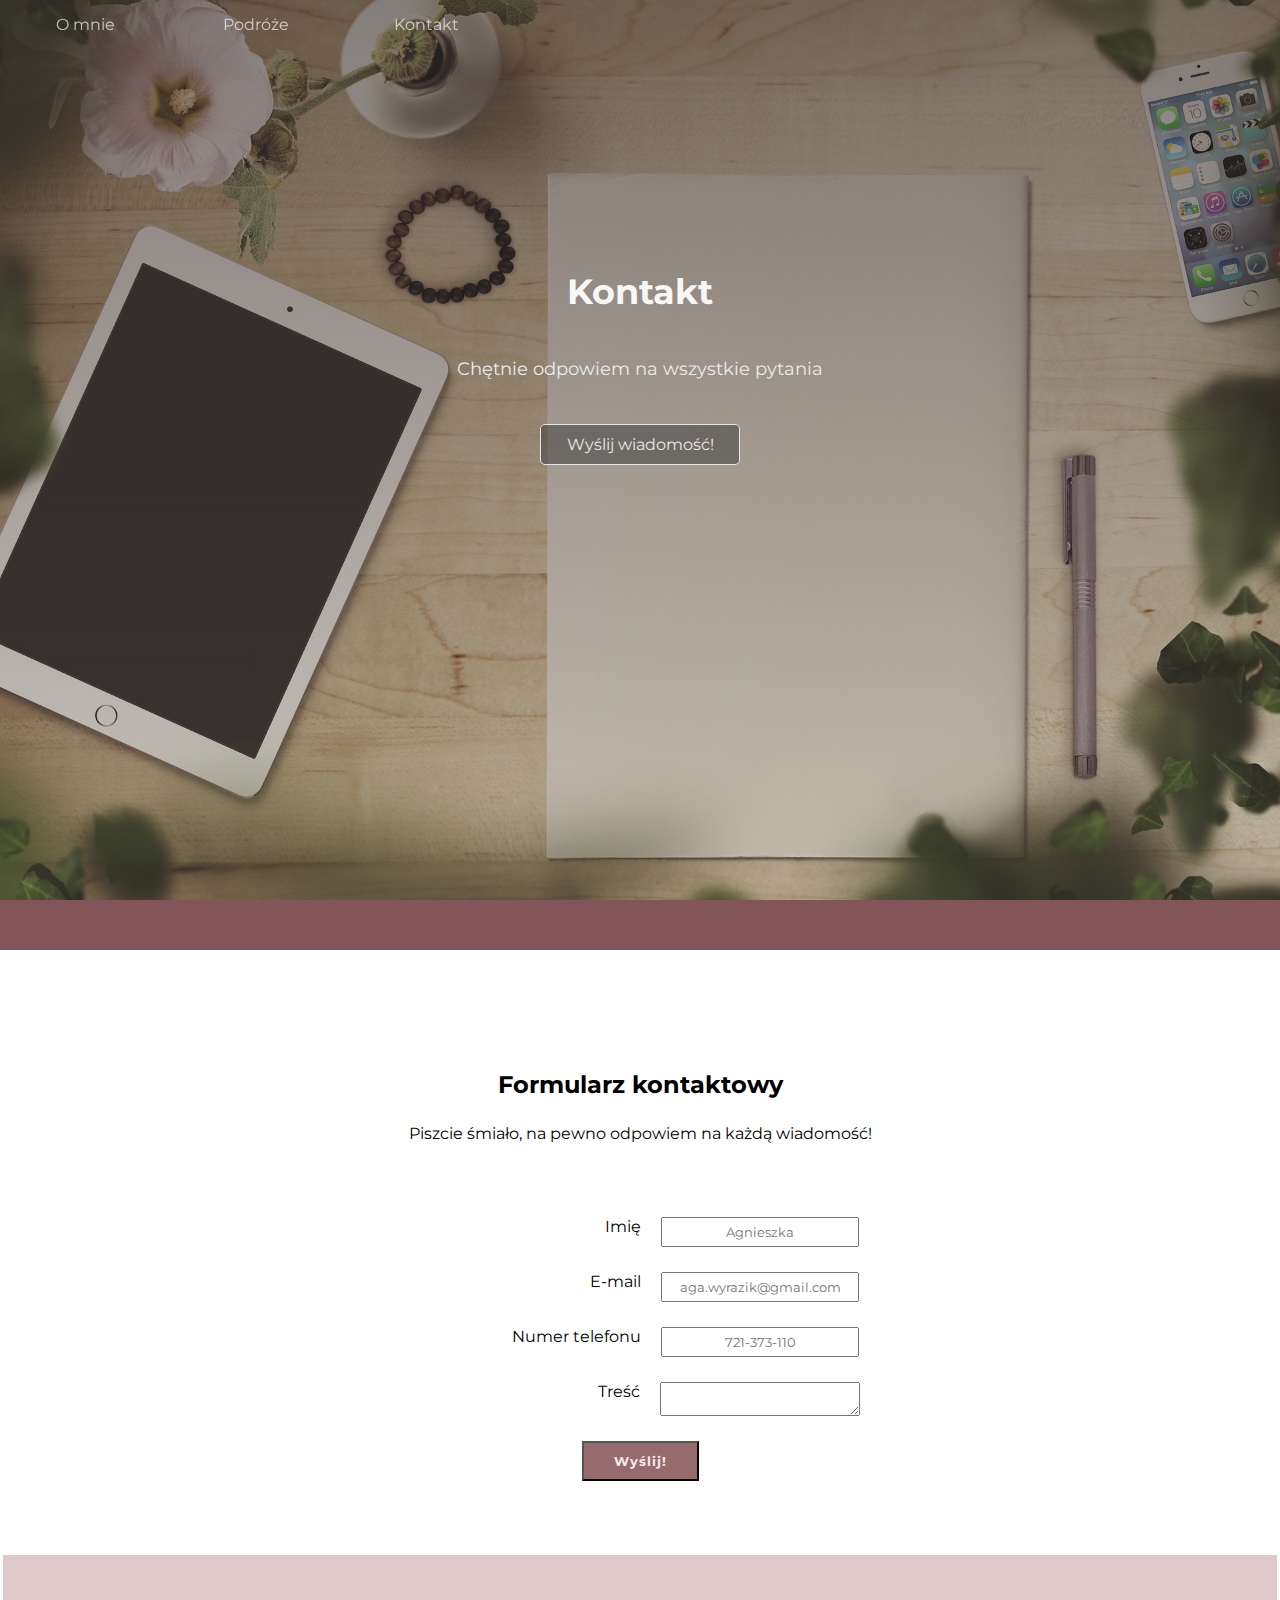
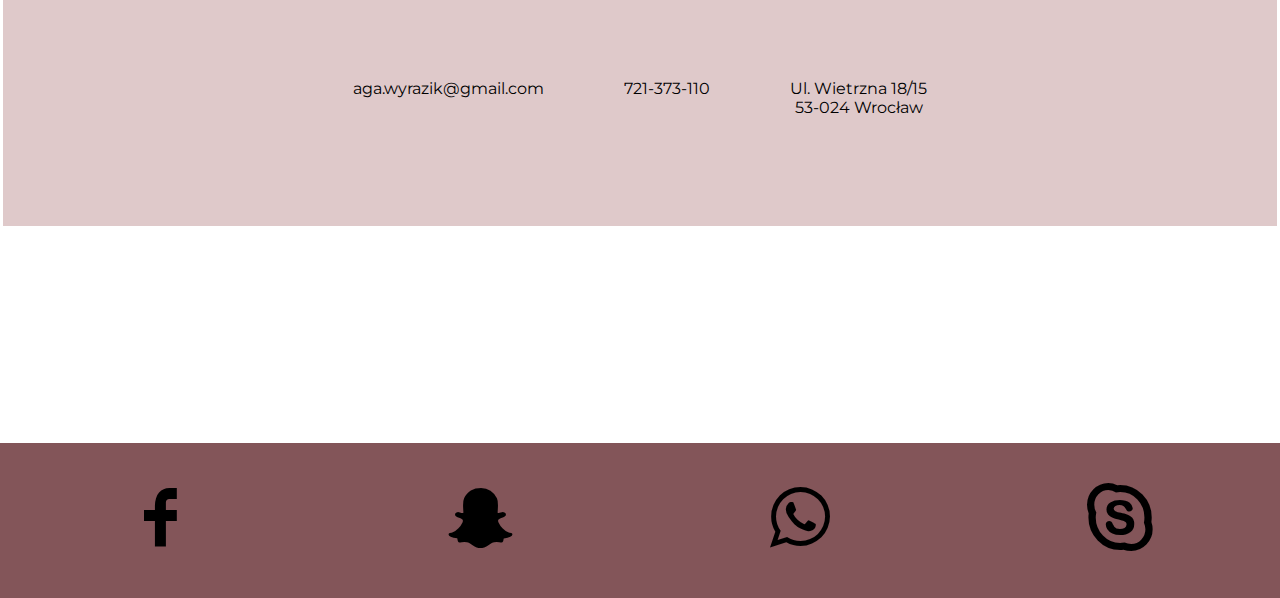
<file: contact.html>
<!DOCTYPE html>
<html lang="pl">
    <head>
        <meta charset="UTF-8">
        <meta name="viewport" content="width=device-width, initial-scale=1.0">
        <meta http-equiv="X-UA-Compatible" content="ie=edge">
        <title>Skontaktuj się ze mną</title>
        <link href="style.css" type="text/css" rel="stylesheet">
        <link href="css/fontello.css" rel="stylesheet" type="text/css">
        <link rel="shortcut icon" href="letter-a.png">
        <link rel="stylesheet" href="https://use.fontawesome.com/releases/v5.7.2/css/all.css" integrity="sha384-fnmOCqbTlWIlj8LyTjo7mOUStjsKC4pOpQbqyi7RrhN7udi9RwhKkMHpvLbHG9Sr"
        crossorigin="anonymous">
    </head>
    <body>
        <header class="contact">
            <nav>
                <i class="fas fa-bars"></i>
                <ul>
                    <li><a href="index.html">O mnie</a></li>
                    <li><a href="travels.html">Podróże</a></li>
                    <li><a href="contact.html">Kontakt </a></li>
                </ul>
            </nav>
            <div class="title">
                <h1>Kontakt</h1>
                <p>Chętnie odpowiem na wszystkie pytania</p>
                <a class="next" href="#plans">Wyślij wiadomość!</a>
            </div>
        </header>
        <main>
            <article>
                <div class="strip"></div>
                <section id="plans" class="plans">
                    <h2>Formularz kontaktowy</h2>
                    <p>Piszcie śmiało, na pewno odpowiem na każdą wiadomość!</p>
                    <div class="mycontact">
                        <form>
                            <div class="form">
                                <label for="name">Imię </label>
                                <input type="text" name="name" id="name" placeholder="Agnieszka" required>
                            </div>
                            <div class="form">
                                <label for="email">E-mail </label>
                                <input type="email" name="email" id="email" placeholder="aga.wyrazik@gmail.com" required>
                            </div>
                            <div class="form">
                                <label for="phone">Numer telefonu</label>
                                <input type="tel" name="phone" id="phone" pattern="[0-9]{3}-[0-9]{3}-[0-9]{3}" placeholder="721-373-110"
                                required>
                            </div>
                            <div class="form">
                                <label for="msg">Treść</label>
                                <textarea id="msg" name="user_message"></textarea>
                            </div>
                            <div class="form">
                                <input class="submit" type="submit" value="Wyślij!">
                            </div>
                        </form>
                        <div class="notform">
                            <div>
                                <i class="far fa-envelope"></i>
                                <p>aga.wyrazik@gmail.com</p>
                            </div>
                            <div>
                                <i class="fas fa-mobile-alt"></i>
                                <p>721-373-110</p>
                            </div>
                            <div>
                                <i class="fas fa-home"></i>
                                <p>Ul. Wietrzna 18/15
                                <br/>
                                53-024 Wrocław
                                </p>
                            </div>
                        </div>
                    </div>
                </section>
            </article>
        </main>
        <footer>
            <div class="media">
                <div class="socialdiv">
                    <div class="facebook">
                        <a href="https://www.facebook.com/aga.wyrazik1" target="_blank"
                        title="Nazwa użutkownika: Aga Wyrazik"><i class="icon-facebook"></i></a>
                    </div>
                    <div class="snapchat">
                        <a href="https://www.snapchat.com/" target="_blank" title="Nazwa użytkownika: nieeszka"><i
                            class="icon-snapchat-ghost"></i></a>
                    </div>
                    <div class="whatsapp">
                        <a href="https://web.whatsapp.com/" target="_blank"
                        title="Nazwa użytkownika: Aga Wyrazik (721373110)"><i class="icon-whatsapp"></i></a>
                    </div>
                    <div class="skype">
                        <a href="https://web.skype.com/" target="_blank" title="Nazwa użytkownika: aga.wyrazik"><i
                            class="icon-skype-outline"></i></a>
                    </div>
                    <div style="clear:both"></div>
                </div>
            </div>
        </footer>
    </body>
</html>
</file>
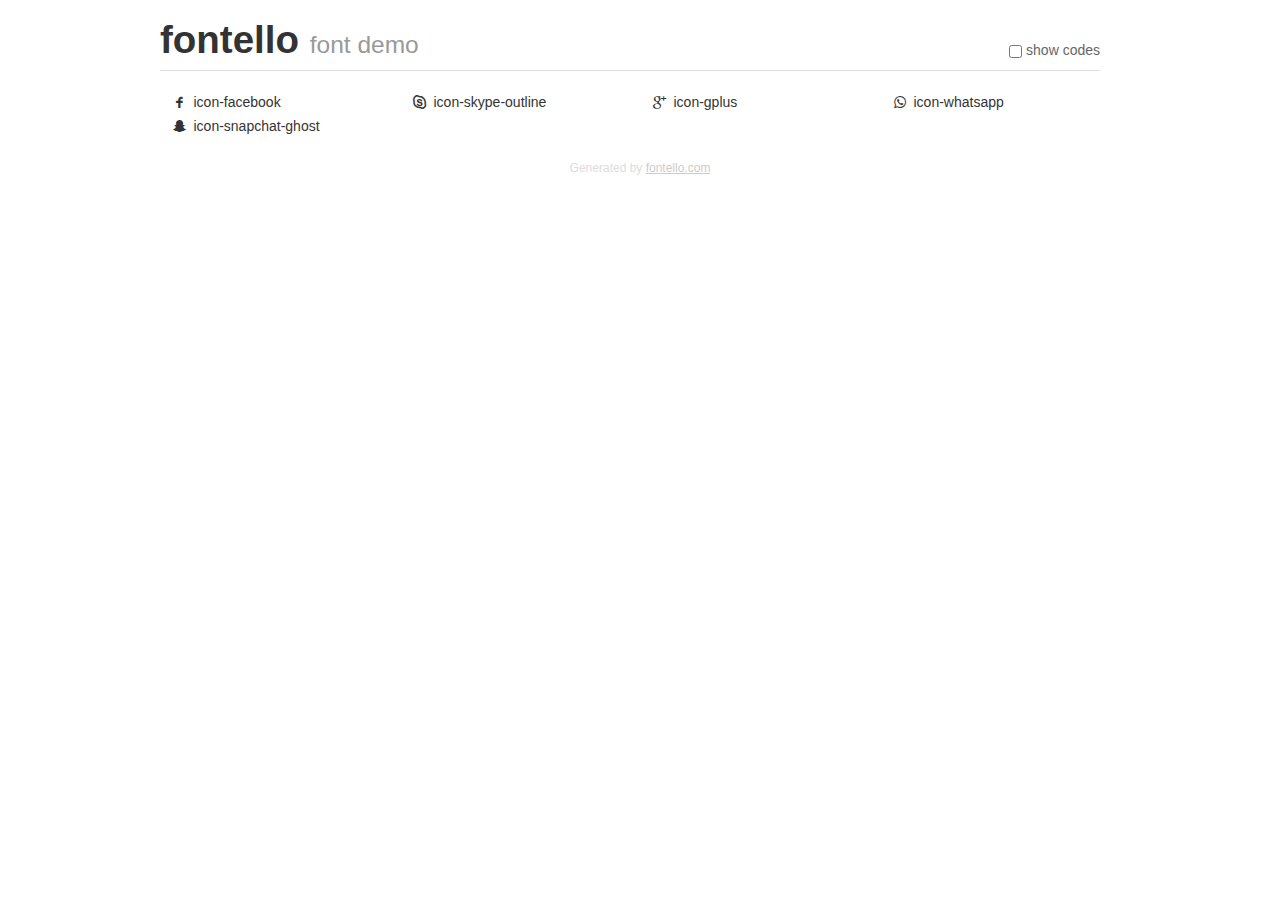
<file: demo.html>
<!DOCTYPE html>
<html>
  <head><!--[if lt IE 9]><script language="javascript" type="text/javascript" src="//html5shim.googlecode.com/svn/trunk/html5.js"></script><![endif]-->
    <meta charset="UTF-8"><style>/*
 * Bootstrap v2.2.1
 *
 * Copyright 2012 Twitter, Inc
 * Licensed under the Apache License v2.0
 * http://www.apache.org/licenses/LICENSE-2.0
 *
 * Designed and built with all the love in the world @twitter by @mdo and @fat.
 */
.clearfix {
  *zoom: 1;
}
.clearfix:before,
.clearfix:after {
  display: table;
  content: "";
  line-height: 0;
}
.clearfix:after {
  clear: both;
}
html {
  font-size: 100%;
  -webkit-text-size-adjust: 100%;
  -ms-text-size-adjust: 100%;
}
a:focus {
  outline: thin dotted #333;
  outline: 5px auto -webkit-focus-ring-color;
  outline-offset: -2px;
}
a:hover,
a:active {
  outline: 0;
}
button,
input,
select,
textarea {
  margin: 0;
  font-size: 100%;
  vertical-align: middle;
}
button,
input {
  *overflow: visible;
  line-height: normal;
}
button::-moz-focus-inner,
input::-moz-focus-inner {
  padding: 0;
  border: 0;
}
body {
  margin: 0;
  font-family: "Helvetica Neue", Helvetica, Arial, sans-serif;
  font-size: 14px;
  line-height: 20px;
  color: #333;
  background-color: #fff;
}
a {
  color: #08c;
  text-decoration: none;
}
a:hover {
  color: #005580;
  text-decoration: underline;
}
.row {
  margin-left: -20px;
  *zoom: 1;
}
.row:before,
.row:after {
  display: table;
  content: "";
  line-height: 0;
}
.row:after {
  clear: both;
}
[class*="span"] {
  float: left;
  min-height: 1px;
  margin-left: 20px;
}
.container,
.navbar-static-top .container,
.navbar-fixed-top .container,
.navbar-fixed-bottom .container {
  width: 940px;
}
.span12 {
  width: 940px;
}
.span11 {
  width: 860px;
}
.span10 {
  width: 780px;
}
.span9 {
  width: 700px;
}
.span8 {
  width: 620px;
}
.span7 {
  width: 540px;
}
.span6 {
  width: 460px;
}
.span5 {
  width: 380px;
}
.span4 {
  width: 300px;
}
.span3 {
  width: 220px;
}
.span2 {
  width: 140px;
}
.span1 {
  width: 60px;
}
[class*="span"].pull-right,
.row-fluid [class*="span"].pull-right {
  float: right;
}
.container {
  margin-right: auto;
  margin-left: auto;
  *zoom: 1;
}
.container:before,
.container:after {
  display: table;
  content: "";
  line-height: 0;
}
.container:after {
  clear: both;
}
p {
  margin: 0 0 10px;
}
.lead {
  margin-bottom: 20px;
  font-size: 21px;
  font-weight: 200;
  line-height: 30px;
}
small {
  font-size: 85%;
}
h1 {
  margin: 10px 0;
  font-family: inherit;
  font-weight: bold;
  line-height: 20px;
  color: inherit;
  text-rendering: optimizelegibility;
}
h1 small {
  font-weight: normal;
  line-height: 1;
  color: #999;
}
h1 {
  line-height: 40px;
}
h1 {
  font-size: 38.5px;
}
h1 small {
  font-size: 24.5px;
}
body {
  margin-top: 90px;
}
.header {
  position: fixed;
  top: 0;
  left: 50%;
  margin-left: -480px;
  background-color: #fff;
  border-bottom: 1px solid #ddd;
  padding-top: 10px;
  z-index: 10;
}
.footer {
  color: #ddd;
  font-size: 12px;
  text-align: center;
  margin-top: 20px;
}
.footer a {
  color: #ccc;
  text-decoration: underline;
}
.the-icons {
  font-size: 14px;
  line-height: 24px;
}
.switch {
  position: absolute;
  right: 0;
  bottom: 10px;
  color: #666;
}
.switch input {
  margin-right: 0.3em;
}
.codesOn .i-name {
  display: none;
}
.codesOn .i-code {
  display: inline;
}
.i-code {
  display: none;
}
@font-face {
      font-family: 'fontello';
      src: url('./font/fontello.eot?11328890');
      src: url('./font/fontello.eot?11328890#iefix') format('embedded-opentype'),
           url('./font/fontello.woff?11328890') format('woff'),
           url('./font/fontello.ttf?11328890') format('truetype'),
           url('./font/fontello.svg?11328890#fontello') format('svg');
      font-weight: normal;
      font-style: normal;
    }
     
     
    .demo-icon
    {
      font-family: "fontello";
      font-style: normal;
      font-weight: normal;
      speak: none;
     
      display: inline-block;
      text-decoration: inherit;
      width: 1em;
      margin-right: .2em;
      text-align: center;
      /* opacity: .8; */
     
      /* For safety - reset parent styles, that can break glyph codes*/
      font-variant: normal;
      text-transform: none;
     
      /* fix buttons height, for twitter bootstrap */
      line-height: 1em;
     
      /* Animation center compensation - margins should be symmetric */
      /* remove if not needed */
      margin-left: .2em;
     
      /* You can be more comfortable with increased icons size */
      /* font-size: 120%; */
     
      /* Font smoothing. That was taken from TWBS */
      -webkit-font-smoothing: antialiased;
      -moz-osx-font-smoothing: grayscale;
     
      /* Uncomment for 3D effect */
      /* text-shadow: 1px 1px 1px rgba(127, 127, 127, 0.3); */
    }
     </style>
    <link rel="stylesheet" href="css/animation.css"><!--[if IE 7]><link rel="stylesheet" href="css/" + font.fontname + "-ie7.css"><![endif]-->
    <script>
      function toggleCodes(on) {
        var obj = document.getElementById('icons');
      
        if (on) {
          obj.className += ' codesOn';
        } else {
          obj.className = obj.className.replace(' codesOn', '');
        }
      }
      
    </script>
  </head>
  <body>
    <div class="container header">
      <h1>fontello <small>font demo</small></h1>
      <label class="switch">
        <input type="checkbox" onclick="toggleCodes(this.checked)">show codes
      </label>
    </div>
    <div class="container" id="icons">
      <div class="row">
        <div class="the-icons span3" title="Code: 0xe800"><i class="demo-icon icon-facebook">&#xe800;</i> <span class="i-name">icon-facebook</span><span class="i-code">0xe800</span></div>
        <div class="the-icons span3" title="Code: 0xe801"><i class="demo-icon icon-skype-outline">&#xe801;</i> <span class="i-name">icon-skype-outline</span><span class="i-code">0xe801</span></div>
        <div class="the-icons span3" title="Code: 0xf05a"><i class="demo-icon icon-gplus">&#xf05a;</i> <span class="i-name">icon-gplus</span><span class="i-code">0xf05a</span></div>
        <div class="the-icons span3" title="Code: 0xf232"><i class="demo-icon icon-whatsapp">&#xf232;</i> <span class="i-name">icon-whatsapp</span><span class="i-code">0xf232</span></div>
      </div>
      <div class="row">
        <div class="the-icons span3" title="Code: 0xf2ac"><i class="demo-icon icon-snapchat-ghost">&#xf2ac;</i> <span class="i-name">icon-snapchat-ghost</span><span class="i-code">0xf2ac</span></div>
      </div>
    </div>
    <div class="container footer">Generated by <a href="http://fontello.com">fontello.com</a></div>
  </body>
</html>
</file>
<file: style.css>
@import url("https://fonts.googleapis.com/css?family=Montserrat:300,400");

* {
  margin: 0;
  padding: 0;
  box-sizing: border-box;
  font-family: "Montserrat", sans-serif;
  text-align: center;
  text-decoration: none;
  scroll-behavior: smooth;
}

header.travels {
  background-image: linear-gradient(rgba(172, 172, 172, 0.534),
      rgba(221, 221, 221, 0)),
    url(images/bg1.jpg);
  background-size: cover;
  background-position: top;
  height: 100vh;
}

header.index {
  background-image: linear-gradient(rgba(43, 35, 35, 0.699),
      rgba(221, 221, 221, 0)),
    url(images/bg2.jpg);
  background-size: cover;
  background-position: top;
  height: 100vh;
}

header.contact {
  background-image: linear-gradient(rgba(43, 35, 35, 0.582),
      rgba(39, 39, 39, 0.212)),
    url(images/bg3.jpg);
  background-size: cover;
  background-position: top;
  height: 100vh;
}

nav {
  display: flex;
  justify-content: space-between;
  position: fixed;
  width: 98vw;
  z-index: 2;
  align-items: flex-start;
}

a:active {
  color: #fff;
}

a:visited {
  color: #f7f5f5b7;
}

nav a:link {
  color: #f7f5f5b7;
}

img {
  width: 85%;
}

.fa-bars {
  font-size: 2rem;
  color: rgb(240, 239, 239);
  padding: 5px;
}

i~ul {
  display: none;
}

.title {
  position: relative;
  top: 30vh;
}

h1 {
  font-size: 2rem;
  color: rgb(247, 247, 247);
}

h1+p {
  margin: 5vh auto;
  font-size: 1.1rem;
  color: rgb(235, 235, 235);
  width: 80vw;
}

.next,
.previous {
  display: block;
  max-width: 200px;
  padding: 10px 20px;
  margin: 10px auto;
  color: rgb(233, 231, 231);
  background-color: rgba(63, 63, 63, 0.534);
  border: solid 1px rgb(230, 230, 230);
  border-radius: 5px;
}

.next:hover,
.previous:hover {
  background-color: rgba(63, 63, 63, 0.795);
  transition: 0.5s ease-in-out;
}

.strip {
  width: 100%;
  background: #835559;
  height: 50px;
  position: -webkit-sticky;
  position: sticky;
  top: 0;
  z-index: 1;
}

.plans {
  border: solid rgb(255, 255, 255);
}

.min-gallery {
  margin-top: 30px;
  display: flex;
  flex-wrap: wrap;
}

.filter {
  flex: 1 1 250px;
  margin: 10px;
}

.filter img {
  height: 100%;
  width: 100%;
  transition: all 0.5s ease-in-out;
}

.filter .overflow {
  overflow: hidden;
  height: 90%;
  border-radius: 10px;
}

.filter img:hover {
  transform: scale(1.1);
}

.overflow~p {
  margin-top: 3%;
  font-size: 1.2rem;
}

h2 {
  margin-top: 13vh;
  margin-bottom: 25px;
}

h2~p {
  margin: 3%;
}

.done {
  border: solid rgb(255, 255, 255);
}

.latest-gallery {
  display: flex;
  flex-wrap: wrap;
  justify-content: space-around;
  height: 100%;
  margin-top: 5%;
}

.new {
  flex: 1 1 200px;
  margin: 10px;
}

.new img {
  height: 100%;
  width: 100%;
  border-radius: 10px;
  overflow: hidden;
}

.black {
  position: relative;
}

.black .black-over {
  position: absolute;
  top: 0;
  left: 0;
  right: 0;
  background: #251d1db7;
  height: 99%;
  opacity: 0;
  border-radius: 10px;
  transition: all 0.5s ease-in-out;
}

figcaption {
  position: absolute;
  color: rgb(241, 235, 236);
  font-size: 2em;
  width: 100%;
  height: 50%;
  transform: translate(0, 85%);
  opacity: 0;
}

.black:hover .black-over {
  opacity: 1;
}

.black:hover figcaption {
  opacity: 1;
}

.grid {
  display: grid;
  grid-template-columns: repeat(auto-fit, minmax(200px, 500px));
  grid-gap: 20px;
  justify-content: center;
  margin-top: 10vh;
}

.grid div img {
  width: 100%;
  height: 100%;
  border-radius: 10px;
}

.mycontact {
  margin: 5% auto;
}

.form {
  display: flex;
  flex-wrap: wrap;
  justify-content: center;
}

form label {
  width: 200px;
  margin-right: 20px;
  margin-left: 20px;
}

form div {
  margin: 5px;
  padding: 10px;
}

textarea {
  width: 200px;
}

input {
  padding: 5px;
}

.submit {
  padding: 10px 30px;
  cursor: pointer;
  background-color: rgb(151, 106, 109);
  color: rgb(243, 236, 236);
  font-weight: bold;
  letter-spacing: 1px;
}

.notform {
  background: #dfc9ca;
  padding: 7%;
  display: flex;
  flex-wrap: wrap;
  justify-content: center;
  margin: 5% auto;
  align-content: flex-start;
  border: red;
}

.notform i {
  margin-bottom: 5px;
  font-size: 2.5em;
}

.notform div {
  margin: 20px 40px 0;
}

i~p {
  margin-top: 15px;
  margin-bottom: 20px;
}

.photos {
  display: flex;
  flex-wrap: wrap;
  justify-content: space-around;
  margin: 5%;
}

.grid {
  display: grid;
  grid-template-columns: repeat(auto-fit, minmax(200px, 500px));
  grid-gap: 20px;
  justify-content: center;
  margin-top: 10vh;
}

.media {
  width: 100%;
  height: 155px;
  text-align: center;
  background-color: #835559;
  position: relative;
  top: 150px;
}

.socialdiv {
  width: 100%;
  margin-left: auto;
  margin-right: auto;
}

.facebook {
  width: 25%;
  height: 155px;
  float: left;
}

.facebook:hover {
  background-color: rgb(77, 83, 146);
}

.snapchat {
  width: 25%;
  height: 155px;
  float: left;
}

.snapchat:hover {
  background-color: rgb(207, 235, 52);
}

.whatsapp {
  width: 25%;
  height: 155px;
  float: left;
}

.whatsapp:hover {
  background-color: rgb(26, 185, 39);
}

.skype {
  width: 25%;
  height: 155px;
  float: left;
}

.skype:hover {
  background-color: rgb(59, 132, 243);
}

.media {
  clear: both;
}

.media a:visited {
  color: black;
}

.media a:hover {
  color: black;
}

.media a:link {
  color: black;
}

#map {
  height: 500px;
  width: 70%;
  margin: 0 auto;
}

@media (min-width: 768px) {
  h1 {
    font-size: 2.2rem;
    color: rgb(247, 247, 247);
  }

  h1+p {
    margin: 5vh auto;
    font-size: 1.1rem;
    color: rgb(235, 235, 235);
    width: 80vw;
  }

  i.fa-bars {
    display: none;
  }

  i~ul {
    display: flex;
    width: 40vw;
    justify-content: flex-end;
    list-style: none;
    align-items: center;
    margin-top: 15px;
  }

  li {
    flex: 1;
    min-width: 150px;
    color: rgb(238, 232, 232);
    margin-right: 5px;
    margin-left: 5px;
  }

  li:hover a {
    color: rgb(252, 252, 252);
    background: rgba(41, 41, 41, 0.466);
    cursor: pointer;
    border-radius: 5px;
    padding: 10px 30px;
  }

  h2~p {
    max-width: 80%;
    margin: 2% auto;
  }

  form label {
    text-align: right;
  }
}

  h1.cytat {
    display: inline-block;
    margin-bottom: 15px;
    margin-top: 30px;
    position: relative;
}

  .podpis {
    text-align: right;
    font-style: italic;
    font-size: 14px;
    font-weight: normal;
    position: absolute;
    top: 40px;
    right: 40px;
}

.foto {
  width: 650px;
}
</file>
<file: css/fontello.css>
@font-face {
  font-family: 'fontello';
  src: url('../font/fontello.eot?37359014');
  src: url('../font/fontello.eot?37359014#iefix') format('embedded-opentype'),
       url('../font/fontello.woff2?37359014') format('woff2'),
       url('../font/fontello.woff?37359014') format('woff'),
       url('../font/fontello.ttf?37359014') format('truetype'),
       url('../font/fontello.svg?37359014#fontello') format('svg');
  font-weight: normal;
  font-style: normal;
}
/* Chrome hack: SVG is rendered more smooth in Windozze. 100% magic, uncomment if you need it. */
/* Note, that will break hinting! In other OS-es font will be not as sharp as it could be */
/*
@media screen and (-webkit-min-device-pixel-ratio:0) {
  @font-face {
    font-family: 'fontello';
    src: url('../font/fontello.svg?37359014#fontello') format('svg');
  }
}
*/
 
 [class^="icon-"]:before, [class*=" icon-"]:before {
  font-family: "fontello";
  font-style: normal;
  font-weight: normal;
  speak: none;
 
  display: inline-block;
  text-decoration: inherit;
  width: 1em;
  margin-right: .2em;
  text-align: center;
  /* opacity: .8; */
 
  /* For safety - reset parent styles, that can break glyph codes*/
  font-variant: normal;
  text-transform: none;
 
  /* fix buttons height, for twitter bootstrap */
  line-height: 1em;
 
  /* Animation center compensation - margins should be symmetric */
  /* remove if not needed */
  margin-left: .2em;
 
  /* you can be more comfortable with increased icons size */
  /* font-size: 120%; */
 
  /* Font smoothing. That was taken from TWBS */
  -webkit-font-smoothing: antialiased;
  -moz-osx-font-smoothing: grayscale;
 
  /* Uncomment for 3D effect */
  /* text-shadow: 1px 1px 1px rgba(127, 127, 127, 0.3); */
}
 
.icon-facebook:before { content: '\e800'; font-size: 70px; margin-top: 40px;} /* '' */
.icon-skype-outline:before { content: '\e801'; font-size: 70px; margin-top: 40px;} /* '' */
.icon-gplus:before { content: '\f05a'; font-size: 70px; margin-top: 40px;} /* '' */
.icon-whatsapp:before { content: '\f232'; font-size: 70px; margin-top: 40px;} /* '' */
.icon-whatsapp:before { content: '\f232'; font-size: 70px; margin-top: 40px;} /* '' */
.icon-whatsapp:before { content: '\f232'; font-size: 70px; margin-top: 40px;} /* '' */
.icon-snapchat-ghost:before { content: '\f2ac'; font-size: 70px; margin-top: 40px;} /* '' */
</file>
<file: css/animation.css>
/*
   Animation example, for spinners
*/
.animate-spin {
  -moz-animation: spin 2s infinite linear;
  -o-animation: spin 2s infinite linear;
  -webkit-animation: spin 2s infinite linear;
  animation: spin 2s infinite linear;
  display: inline-block;
}
@-moz-keyframes spin {
  0% {
    -moz-transform: rotate(0deg);
    -o-transform: rotate(0deg);
    -webkit-transform: rotate(0deg);
    transform: rotate(0deg);
  }

  100% {
    -moz-transform: rotate(359deg);
    -o-transform: rotate(359deg);
    -webkit-transform: rotate(359deg);
    transform: rotate(359deg);
  }
}
@-webkit-keyframes spin {
  0% {
    -moz-transform: rotate(0deg);
    -o-transform: rotate(0deg);
    -webkit-transform: rotate(0deg);
    transform: rotate(0deg);
  }

  100% {
    -moz-transform: rotate(359deg);
    -o-transform: rotate(359deg);
    -webkit-transform: rotate(359deg);
    transform: rotate(359deg);
  }
}
@-o-keyframes spin {
  0% {
    -moz-transform: rotate(0deg);
    -o-transform: rotate(0deg);
    -webkit-transform: rotate(0deg);
    transform: rotate(0deg);
  }

  100% {
    -moz-transform: rotate(359deg);
    -o-transform: rotate(359deg);
    -webkit-transform: rotate(359deg);
    transform: rotate(359deg);
  }
}
@-ms-keyframes spin {
  0% {
    -moz-transform: rotate(0deg);
    -o-transform: rotate(0deg);
    -webkit-transform: rotate(0deg);
    transform: rotate(0deg);
  }

  100% {
    -moz-transform: rotate(359deg);
    -o-transform: rotate(359deg);
    -webkit-transform: rotate(359deg);
    transform: rotate(359deg);
  }
}
@keyframes spin {
  0% {
    -moz-transform: rotate(0deg);
    -o-transform: rotate(0deg);
    -webkit-transform: rotate(0deg);
    transform: rotate(0deg);
  }

  100% {
    -moz-transform: rotate(359deg);
    -o-transform: rotate(359deg);
    -webkit-transform: rotate(359deg);
    transform: rotate(359deg);
  }
}
</file>
